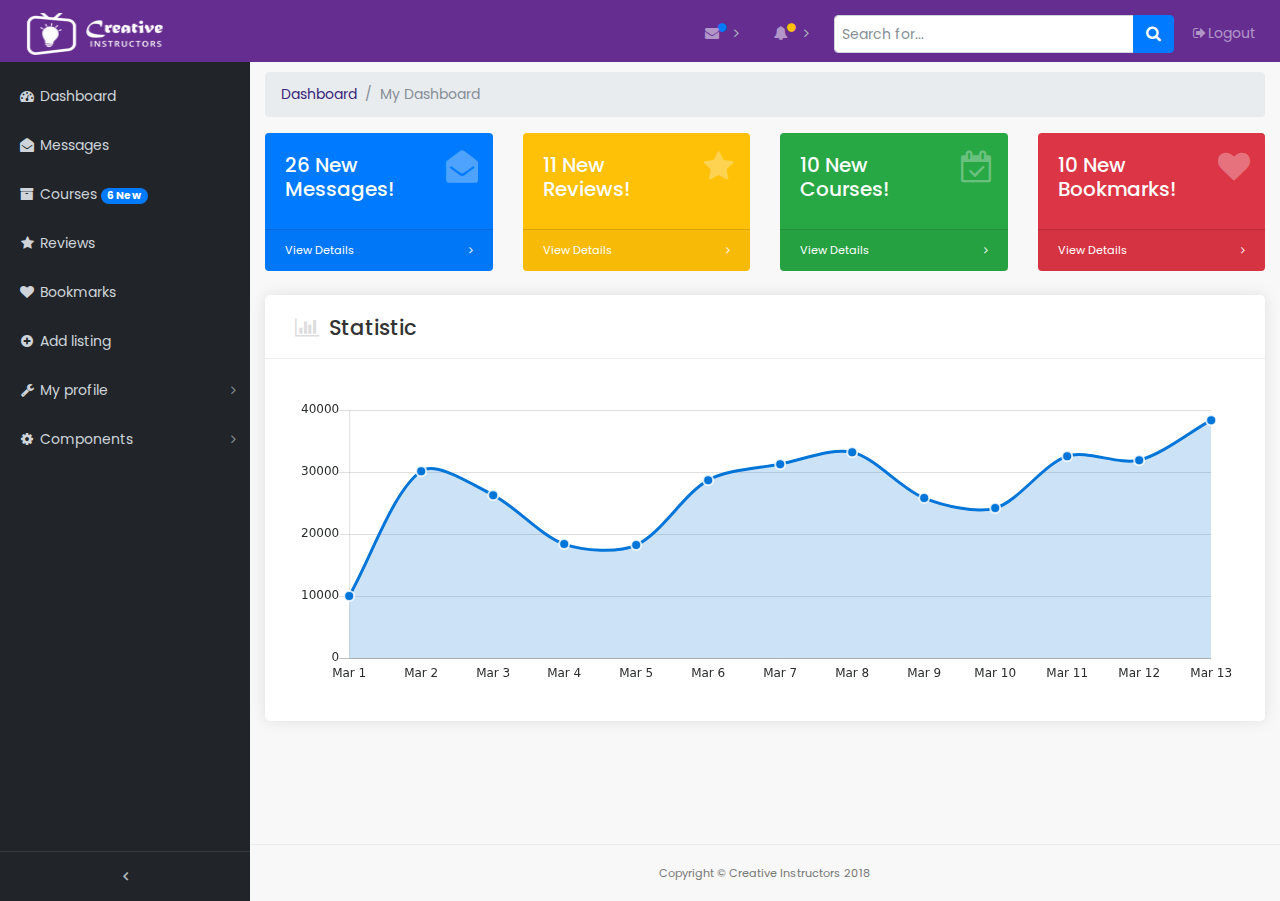
<file: 8spm/admin/index.html>
<!DOCTYPE html>
<html lang="en">

<head>
	<meta charset="utf-8">
	<meta http-equiv="X-UA-Compatible" content="IE=edge">
	<meta name="viewport" content="width=device-width, initial-scale=1, shrink-to-fit=no">
	<meta name="description" content="">
	<meta name="author" content="Ansonika">
	<title>UDEMA - Admin dashboard</title>
	
	<!-- Favicons-->
	<link rel="shortcut icon" href="img/favicon.ico" type="image/x-icon">
	<link rel="apple-touch-icon" type="image/x-icon" href="img/apple-touch-icon-57x57-precomposed.png">
	<link rel="apple-touch-icon" type="image/x-icon" sizes="72x72" href="img/apple-touch-icon-72x72-precomposed.png">
	<link rel="apple-touch-icon" type="image/x-icon" sizes="114x114" href="img/apple-touch-icon-114x114-precomposed.png">
	<link rel="apple-touch-icon" type="image/x-icon" sizes="144x144" href="img/apple-touch-icon-144x144-precomposed.png">
	
	<!-- Bootstrap core CSS-->
	<link href="vendor/bootstrap/css/bootstrap.min.css" rel="stylesheet">
	<!-- Main styles -->
	<link href="css/admin.css" rel="stylesheet">
	<!-- Icon fonts-->
	<link href="vendor/font-awesome/css/font-awesome.min.css" rel="stylesheet" type="text/css">
	<!-- Plugin styles -->
	<link href="vendor/datatables/dataTables.bootstrap4.css" rel="stylesheet">
	<!-- Your custom styles -->
	<link href="css/custom.css" rel="stylesheet">
	
</head>

<body class="fixed-nav sticky-footer" id="page-top">
	<!-- Navigation-->
	<nav class="navbar navbar-expand-lg navbar-dark bg-default fixed-top" id="mainNav"style="padding-bottom: 2px;">
		<a class="navbar-brand" href="index.html"><img src="img\ci_logo_white.png" data-retina="true" alt="" width="163" height="42"></a>
		<button class="navbar-toggler navbar-toggler-right" type="button" data-toggle="collapse" data-target="#navbarResponsive" aria-controls="navbarResponsive" aria-expanded="false" aria-label="Toggle navigation">
			<span class="navbar-toggler-icon"></span>
		</button>
		<div class="collapse navbar-collapse" id="navbarResponsive">
			<ul class="navbar-nav navbar-sidenav" id="exampleAccordion">
				<li class="nav-item" data-toggle="tooltip" data-placement="right" title="Dashboard">
					<a class="nav-link" href="index.html">
						<i class="fa fa-fw fa-dashboard"></i>
						<span class="nav-link-text">Dashboard</span>
					</a>
				</li>
		<li class="nav-item" data-toggle="tooltip" data-placement="right" title="Messages">
					<a class="nav-link" href="messages.html">
						<i class="fa fa-fw fa-envelope-open"></i>
						<span class="nav-link-text">Messages</span>
					</a>
				</li>
		<li class="nav-item" data-toggle="tooltip" data-placement="right" title="Bookings">
					<a class="nav-link" href="courses.html">
						<i class="fa fa-fw fa-archive"></i>
						<span class="nav-link-text">Courses <span class="badge badge-pill badge-primary">6 New</span></span>
					</a>
				</li>
		<li class="nav-item" data-toggle="tooltip" data-placement="right" title="Reviews">
					<a class="nav-link" href="reviews.html">
						<i class="fa fa-fw fa-star"></i>
						<span class="nav-link-text">Reviews</span>
					</a>
				</li>
		<li class="nav-item" data-toggle="tooltip" data-placement="right" title="Bookmarks">
					<a class="nav-link" href="bookmarks.html">
						<i class="fa fa-fw fa-heart"></i>
						<span class="nav-link-text">Bookmarks</span>
					</a>
				</li>
		<li class="nav-item" data-toggle="tooltip" data-placement="right" title="Add listing">
					<a class="nav-link" href="add-listing.html">
						<i class="fa fa-fw fa-plus-circle"></i>
						<span class="nav-link-text">Add listing</span>
					</a>
				</li>
				<li class="nav-item" data-toggle="tooltip" data-placement="right" title="My profile">
					<a class="nav-link nav-link-collapse collapsed" data-toggle="collapse" href="#collapseProfile" data-parent="#exampleAccordion">
						<i class="fa fa-fw fa-wrench"></i>
						<span class="nav-link-text">My profile</span>
					</a>
					<ul class="sidenav-second-level collapse" id="collapseProfile">
						<li>
							<a href="user-profile.html">User profile</a>
						</li>
			<li>
							<a href="teacher-profile.html">Teacher profile</a>
						</li>
					</ul>
				</li>
		<li class="nav-item" data-toggle="tooltip" data-placement="right" title="Components">
					<a class="nav-link nav-link-collapse collapsed" data-toggle="collapse" href="#collapseComponents" data-parent="#exampleAccordion">
						<i class="fa fa-fw fa-gear"></i>
						<span class="nav-link-text">Components</span>
					</a>
					<ul class="sidenav-second-level collapse" id="collapseComponents">
						<li>
							<a href="charts.html">Charts</a>
						</li>
			<li>
							<a href="tables.html">Tables</a>
						</li>
					</ul>
				</li>
			</ul>
			<ul class="navbar-nav sidenav-toggler">
				<li class="nav-item">
					<a class="nav-link text-center" id="sidenavToggler">
						<i class="fa fa-fw fa-angle-left"></i>
					</a>
				</li>
			</ul>
			<ul class="navbar-nav ml-auto">
				<li class="nav-item dropdown">
					<a class="nav-link dropdown-toggle mr-lg-2" id="messagesDropdown" href="#" data-toggle="dropdown" aria-haspopup="true" aria-expanded="false">
						<i class="fa fa-fw fa-envelope"></i>
						<span class="d-lg-none">Messages
							<span class="badge badge-pill badge-primary">12 New</span>
						</span>
						<span class="indicator text-primary d-none d-lg-block">
							<i class="fa fa-fw fa-circle"></i>
						</span>
					</a>
					<div class="dropdown-menu" aria-labelledby="messagesDropdown">
						<h6 class="dropdown-header">New Messages:</h6>
						<div class="dropdown-divider"></div>
						<a class="dropdown-item" href="#">
							<strong>David Miller</strong>
							<span class="small float-right text-muted">11:21 AM</span>
							<div class="dropdown-message small">Hey there! This new version of SB Admin is pretty awesome! These messages clip off when they reach the end of the box so they don't overflow over to the sides!</div>
						</a>
						<div class="dropdown-divider"></div>
						<a class="dropdown-item" href="#">
							<strong>Jane Smith</strong>
							<span class="small float-right text-muted">11:21 AM</span>
							<div class="dropdown-message small">I was wondering if you could meet for an appointment at 3:00 instead of 4:00. Thanks!</div>
						</a>
						<div class="dropdown-divider"></div>
						<a class="dropdown-item" href="#">
							<strong>John Doe</strong>
							<span class="small float-right text-muted">11:21 AM</span>
							<div class="dropdown-message small">I've sent the final files over to you for review. When you're able to sign off of them let me know and we can discuss distribution.</div>
						</a>
						<div class="dropdown-divider"></div>
						<a class="dropdown-item small" href="#">View all messages</a>
					</div>
				</li>
				<li class="nav-item dropdown">
					<a class="nav-link dropdown-toggle mr-lg-2" id="alertsDropdown" href="#" data-toggle="dropdown" aria-haspopup="true" aria-expanded="false">
						<i class="fa fa-fw fa-bell"></i>
						<span class="d-lg-none">Alerts
							<span class="badge badge-pill badge-warning">8 New</span>
						</span>
						<span class="indicator text-warning d-none d-lg-block">
							<i class="fa fa-fw fa-circle"></i>
						</span>
					</a>
					<div class="dropdown-menu" aria-labelledby="alertsDropdown">
						<h6 class="dropdown-header">New Alerts:</h6>
						<div class="dropdown-divider"></div>
						<a class="dropdown-item" href="#">
							<span class="text-success">
								<strong>
									<i class="fa fa-long-arrow-up fa-fw"></i>Status Update</strong>
							</span>
							<span class="small float-right text-muted">11:21 AM</span>
							<div class="dropdown-message small">This is an automated server response message. All systems are online.</div>
						</a>
						<div class="dropdown-divider"></div>
						<a class="dropdown-item" href="#">
							<span class="text-danger">
								<strong>
									<i class="fa fa-long-arrow-down fa-fw"></i>Status Update</strong>
							</span>
							<span class="small float-right text-muted">11:21 AM</span>
							<div class="dropdown-message small">This is an automated server response message. All systems are online.</div>
						</a>
						<div class="dropdown-divider"></div>
						<a class="dropdown-item" href="#">
							<span class="text-success">
								<strong>
									<i class="fa fa-long-arrow-up fa-fw"></i>Status Update</strong>
							</span>
							<span class="small float-right text-muted">11:21 AM</span>
							<div class="dropdown-message small">This is an automated server response message. All systems are online.</div>
						</a>
						<div class="dropdown-divider"></div>
						<a class="dropdown-item small" href="#">View all alerts</a>
					</div>
				</li>
				<li class="nav-item">
					<form class="form-inline my-2 my-lg-0 mr-lg-2">
						<div class="input-group">
							<input class="form-control search-top" type="text" placeholder="Search for...">
							<span class="input-group-btn">
								<button class="btn btn-primary" type="button">
									<i class="fa fa-search"></i>
								</button>
							</span>
						</div>
					</form>
				</li>
				<li class="nav-item">
					<a class="nav-link" data-toggle="modal" data-target="#exampleModal">
						<i class="fa fa-fw fa-sign-out"></i>Logout</a>
				</li>
			</ul>
		</div>
	</nav>
	<!-- /Navigation-->
	<div class="content-wrapper">
		<div class="container-fluid">
			<!-- Breadcrumbs-->
			<ol class="breadcrumb">
				<li class="breadcrumb-item">
					<a href="#">Dashboard</a>
				</li>
				<li class="breadcrumb-item active">My Dashboard</li>
			</ol>
		<!-- Icon Cards-->
			<div class="row">
				<div class="col-xl-3 col-sm-6 mb-3">
					<div class="card dashboard text-white bg-primary o-hidden h-100">
						<div class="card-body">
							<div class="card-body-icon">
								<i class="fa fa-fw fa-envelope-open"></i>
							</div>
							<div class="mr-5"><h5>26 New Messages!</h5></div>
						</div>
						<a class="card-footer text-white clearfix small z-1" href="messages.html">
							<span class="float-left">View Details</span>
							<span class="float-right">
								<i class="fa fa-angle-right"></i>
							</span>
						</a>
					</div>
				</div>
				<div class="col-xl-3 col-sm-6 mb-3">
					<div class="card dashboard text-white bg-warning o-hidden h-100">
						<div class="card-body">
							<div class="card-body-icon">
								<i class="fa fa-fw fa-star"></i>
							</div>
				<div class="mr-5"><h5>11 New Reviews!</h5></div>
						</div>
						<a class="card-footer text-white clearfix small z-1" href="reviews.html">
							<span class="float-left">View Details</span>
							<span class="float-right">
								<i class="fa fa-angle-right"></i>
							</span>
						</a>
					</div>
				</div>
				<div class="col-xl-3 col-sm-6 mb-3">
					<div class="card dashboard text-white bg-success o-hidden h-100">
						<div class="card-body">
							<div class="card-body-icon">
								<i class="fa fa-fw fa-calendar-check-o"></i>
							</div>
							<div class="mr-5"><h5>10 New Courses!</h5></div>
						</div>
						<a class="card-footer text-white clearfix small z-1" href="bookings.html">
							<span class="float-left">View Details</span>
							<span class="float-right">
								<i class="fa fa-angle-right"></i>
							</span>
						</a>
					</div>
				</div>
				<div class="col-xl-3 col-sm-6 mb-3">
					<div class="card dashboard text-white bg-danger o-hidden h-100">
						<div class="card-body">
							<div class="card-body-icon">
								<i class="fa fa-fw fa-heart"></i>
							</div>
							<div class="mr-5"><h5>10 New Bookmarks!</h5></div>
						</div>
						<a class="card-footer text-white clearfix small z-1" href="bookmarks.html">
							<span class="float-left">View Details</span>
							<span class="float-right">
								<i class="fa fa-angle-right"></i>
							</span>
						</a>
					</div>
				</div>
		</div>
		<!-- /cards -->
		<h2></h2>
		<div class="box_general padding_bottom">
			<div class="header_box version_2">
				<h2><i class="fa fa-bar-chart"></i>Statistic</h2>
			</div>
		 <canvas id="myAreaChart" width="100%" height="30" style="margin:45px 0 15px 0;"></canvas>
		</div>
		</div>
		<!-- /.container-fluid-->
		</div>
		<!-- /.container-wrapper-->
		<footer class="sticky-footer">
			<div class="container">
				<div class="text-center">
					<small>Copyright © Creative Instructors 2018</small>
				</div>
			</div>
		</footer>
		<!-- Scroll to Top Button-->
		<a class="scroll-to-top rounded" href="#page-top">
			<i class="fa fa-angle-up"></i>
		</a>
		<!-- Logout Modal-->
		<div class="modal fade" id="exampleModal" tabindex="-1" role="dialog" aria-labelledby="exampleModalLabel" aria-hidden="true">
			<div class="modal-dialog" role="document">
				<div class="modal-content">
					<div class="modal-header">
						<h5 class="modal-title" id="exampleModalLabel">Ready to Leave?</h5>
						<button class="close" type="button" data-dismiss="modal" aria-label="Close">
							<span aria-hidden="true">×</span>
						</button>
					</div>
					<div class="modal-body">Select "Logout" below if you are ready to end your current session.</div>
					<div class="modal-footer">
						<button class="btn btn-secondary" type="button" data-dismiss="modal">Cancel</button>
						<a class="btn btn-primary" href="login.html">Logout</a>
					</div>
				</div>
			</div>
		</div>
		<!-- Bootstrap core JavaScript-->
		<script src="vendor/jquery/jquery.min.js"></script>
		<script src="vendor/bootstrap/js/bootstrap.bundle.min.js"></script>
		<!-- Core plugin JavaScript-->
		<script src="vendor/jquery-easing/jquery.easing.min.js"></script>
		<!-- Page level plugin JavaScript-->
		<script src="vendor/chart.js/Chart.js"></script>
		<script src="vendor/datatables/jquery.dataTables.js"></script>
		<script src="vendor/datatables/dataTables.bootstrap4.js"></script>
	<script src="vendor/jquery.selectbox-0.2.js"></script>
	<script src="vendor/retina-replace.min.js"></script>
	<script src="vendor/jquery.magnific-popup.min.js"></script>
		<!-- Custom scripts for all pages-->
		<script src="js/admin.js"></script>
	<!-- Custom scripts for this page-->
		<script src="js/admin-charts.js"></script>
	
</body>
</html>
</file>
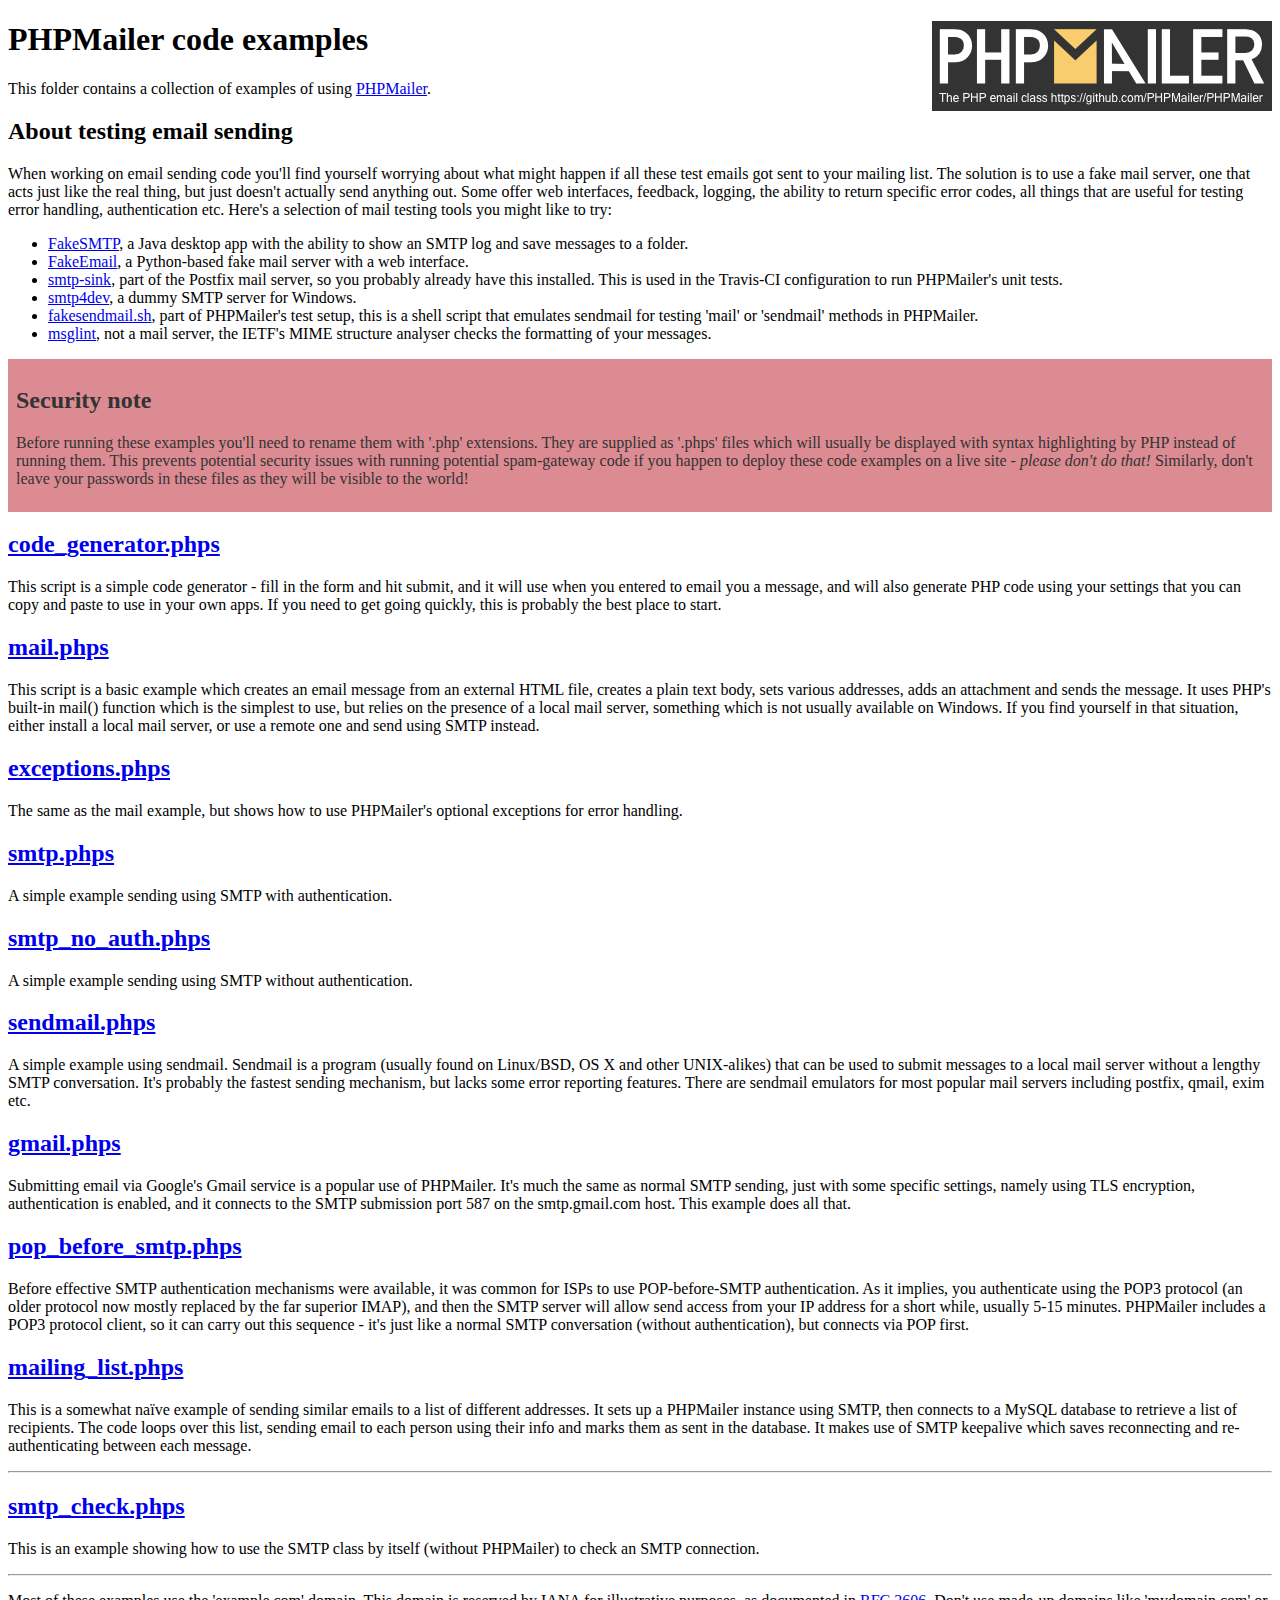
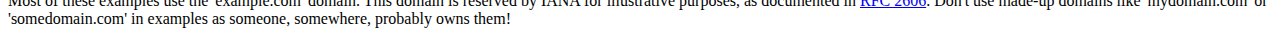
<file: 8spm/PHPMailer-master/examples/index.html>
<!DOCTYPE html>
<html>
<head>
	<meta charset="UTF-8">
	<title>PHPMailer Examples</title>
</head>
<body>
<h1>PHPMailer code examples<a href="https://github.com/PHPMailer/PHPMailer"><img src="images/phpmailer.png" style="float:right; border:0;" alt="PHPMailer logo"></a></h1>
<p>This folder contains a collection of examples of using <a href="https://github.com/PHPMailer/PHPMailer">PHPMailer</a>.</p>
<h2>About testing email sending</h2>
<p>When working on email sending code you'll find yourself worrying about what might happen if all these test emails got sent to your mailing list. The solution is to use a fake mail server, one that acts just like the real thing, but just doesn't actually send anything out. Some offer web interfaces, feedback, logging, the ability to return specific error codes, all things that are useful for testing error handling, authentication etc. Here's a selection of mail testing tools you might like to try:</p>
<ul>
  <li><a href="https://github.com/Nilhcem/FakeSMTP">FakeSMTP</a>, a Java desktop app with the ability to show an SMTP log and save messages to a folder. </li>
  <li><a href="https://github.com/isotoma/FakeEmail">FakeEmail</a>, a Python-based fake mail server with a web interface.</li>
  <li><a href="http://www.postfix.org/smtp-sink.1.html">smtp-sink</a>, part of the Postfix mail server, so you probably already have this installed. This is used in the Travis-CI configuration to run PHPMailer's unit tests.</li>
  <li><a href="http://smtp4dev.codeplex.com">smtp4dev</a>, a dummy SMTP server for Windows.</li>
  <li><a href="https://github.com/PHPMailer/PHPMailer/blob/master/test/fakesendmail.sh">fakesendmail.sh</a>, part of PHPMailer's test setup, this is a shell script that emulates sendmail for testing 'mail' or 'sendmail' methods in PHPMailer.</li>
  <li><a href="http://tools.ietf.org/tools/msglint/">msglint</a>, not a mail server, the IETF's MIME structure analyser checks the formatting of your messages.</li>
</ul>
<div style="padding: 8px; color: #333333; background-color: #dc8b92">
<h2>Security note</h2>
<p>Before running these examples you'll need to rename them with '.php' extensions. They are supplied as '.phps' files which will usually be displayed with syntax highlighting by PHP instead of running them. This prevents potential security issues with running potential spam-gateway code if you happen to deploy these code examples on a live site - <em>please don't do that!</em> Similarly, don't leave your passwords in these files as they will be visible to the world!</p>
</div>
<h2><a href="code_generator.phps">code_generator.phps</a></h2>
<p>This script is a simple code generator - fill in the form and hit submit, and it will use when you entered to email you a message, and will also generate PHP code using your settings that you can copy and paste to use in your own apps. If you need to get going quickly, this is probably the best place to start.</p>
<h2><a href="mail.phps">mail.phps</a></h2>
<p>This script is a basic example which creates an email message from an external HTML file, creates a plain text body, sets various addresses, adds an attachment and sends the message. It uses PHP's built-in mail() function which is the simplest to use, but relies on the presence of a local mail server, something which is not usually available on Windows. If you find yourself in that situation, either install a local mail server, or use a remote one and send using SMTP instead.</p>
<h2><a href="exceptions.phps">exceptions.phps</a></h2>
<p>The same as the mail example, but shows how to use PHPMailer's optional exceptions for error handling.</p>
<h2><a href="smtp.phps">smtp.phps</a></h2>
<p>A simple example sending using SMTP with authentication.</p>
<h2><a href="smtp_no_auth.phps">smtp_no_auth.phps</a></h2>
<p>A simple example sending using SMTP without authentication.</p>
<h2><a href="sendmail.phps">sendmail.phps</a></h2>
<p>A simple example using sendmail. Sendmail is a program (usually found on Linux/BSD, OS X and other UNIX-alikes) that can be used to submit messages to a local mail server without a lengthy SMTP conversation. It's probably the fastest sending mechanism, but lacks some error reporting features. There are sendmail emulators for most popular mail servers including postfix, qmail, exim etc.</p>
<h2><a href="gmail.phps">gmail.phps</a></h2>
<p>Submitting email via Google's Gmail service is a popular use of PHPMailer. It's much the same as normal SMTP sending, just with some specific settings, namely using TLS encryption, authentication is enabled, and it connects to the SMTP submission port 587 on the smtp.gmail.com host. This example does all that.</p>
<h2><a href="pop_before_smtp.phps">pop_before_smtp.phps</a></h2>
<p>Before effective SMTP authentication mechanisms were available, it was common for ISPs to use POP-before-SMTP authentication. As it implies, you authenticate using the POP3 protocol (an older protocol now mostly replaced by the far superior IMAP), and then the SMTP server will allow send access from your IP address for a short while, usually 5-15 minutes. PHPMailer includes a POP3 protocol client, so it can carry out this sequence - it's just like a normal SMTP conversation (without authentication), but connects via POP first.</p>
<h2><a href="mailing_list.phps">mailing_list.phps</a></h2>
<p>This is a somewhat naïve example of sending similar emails to a list of different addresses. It sets up a PHPMailer instance using SMTP, then connects to a MySQL database to retrieve a list of recipients. The code loops over this list, sending email to each person using their info and marks them as sent in the database. It makes use of SMTP keepalive which saves reconnecting and re-authenticating between each message.</p>
<hr>
<h2><a href="smtp_check.phps">smtp_check.phps</a></h2>
<p>This is an example showing how to use the SMTP class by itself (without PHPMailer) to check an SMTP connection.</p>
<hr>
<p>Most of these examples use the 'example.com' domain. This domain is reserved by IANA for illustrative purposes, as documented in <a href="http://tools.ietf.org/html/rfc2606">RFC 2606</a>. Don't use made-up domains like 'mydomain.com' or 'somedomain.com' in examples as someone, somewhere, probably owns them!</p>
</body>
</html>
</file>
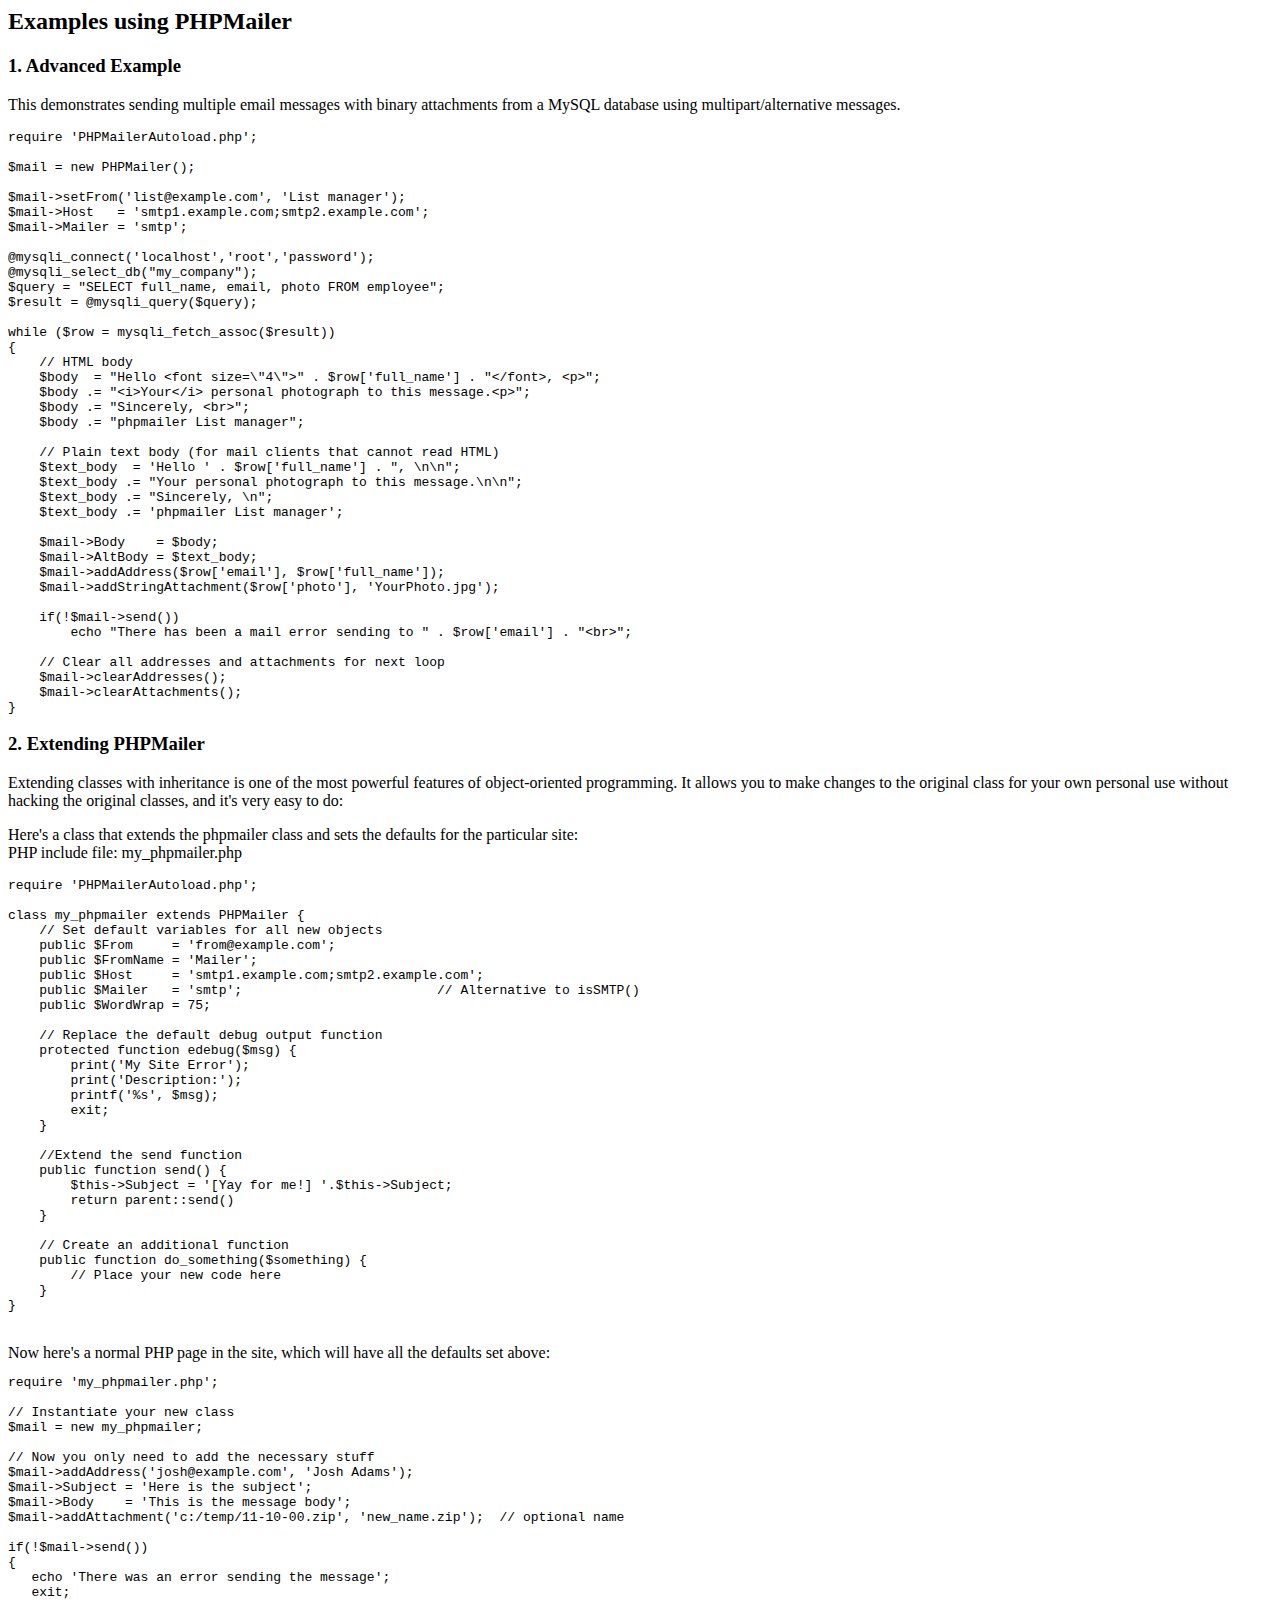
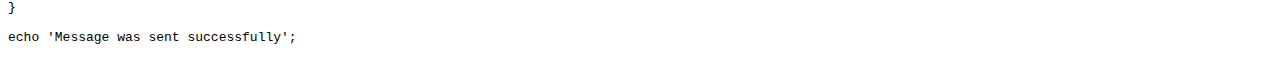
<file: 8spm/PHPMailer-master/docs/extending.html>
<html>
<head>
<title>Examples using phpmailer</title>
</head>

<body>

<h2>Examples using PHPMailer</h2>

<h3>1. Advanced Example</h3>
<p>

This demonstrates sending multiple email messages with binary attachments
from a MySQL database using multipart/alternative messages.<p>

<pre>
require 'PHPMailerAutoload.php';

$mail = new PHPMailer();

$mail->setFrom('list@example.com', 'List manager');
$mail->Host   = 'smtp1.example.com;smtp2.example.com';
$mail->Mailer = 'smtp';

@mysqli_connect('localhost','root','password');
@mysqli_select_db("my_company");
$query = "SELECT full_name, email, photo FROM employee";
$result = @mysqli_query($query);

while ($row = mysqli_fetch_assoc($result))
{
    // HTML body
    $body  = "Hello &lt;font size=\"4\"&gt;" . $row['full_name'] . "&lt;/font&gt;, &lt;p&gt;";
    $body .= "&lt;i&gt;Your&lt;/i&gt; personal photograph to this message.&lt;p&gt;";
    $body .= "Sincerely, &lt;br&gt;";
    $body .= "phpmailer List manager";

    // Plain text body (for mail clients that cannot read HTML)
    $text_body  = 'Hello ' . $row['full_name'] . ", \n\n";
    $text_body .= "Your personal photograph to this message.\n\n";
    $text_body .= "Sincerely, \n";
    $text_body .= 'phpmailer List manager';

    $mail->Body    = $body;
    $mail->AltBody = $text_body;
    $mail->addAddress($row['email'], $row['full_name']);
    $mail->addStringAttachment($row['photo'], 'YourPhoto.jpg');

    if(!$mail->send())
        echo "There has been a mail error sending to " . $row['email'] . "&lt;br&gt;";

    // Clear all addresses and attachments for next loop
    $mail->clearAddresses();
    $mail->clearAttachments();
}
</pre>
<p>

<h3>2. Extending PHPMailer</h3>
<p>

Extending classes with inheritance is one of the most
powerful features of object-oriented programming. It allows you to make changes to the
original class for your own personal use without hacking the original
classes, and it's very easy to do:

<p>
Here's a class that extends the phpmailer class and sets the defaults
for the particular site:<br>
PHP include file: my_phpmailer.php
<p>

<pre>
require 'PHPMailerAutoload.php';

class my_phpmailer extends PHPMailer {
    // Set default variables for all new objects
    public $From     = 'from@example.com';
    public $FromName = 'Mailer';
    public $Host     = 'smtp1.example.com;smtp2.example.com';
    public $Mailer   = 'smtp';                         // Alternative to isSMTP()
    public $WordWrap = 75;

    // Replace the default debug output function
    protected function edebug($msg) {
        print('My Site Error');
        print('Description:');
        printf('%s', $msg);
        exit;
    }

    //Extend the send function
    public function send() {
        $this->Subject = '[Yay for me!] '.$this->Subject;
        return parent::send()
    }

    // Create an additional function
    public function do_something($something) {
        // Place your new code here
    }
}
</pre>
<br>
Now here's a normal PHP page in the site, which will have all the defaults set above:<br>

<pre>
require 'my_phpmailer.php';

// Instantiate your new class
$mail = new my_phpmailer;

// Now you only need to add the necessary stuff
$mail->addAddress('josh@example.com', 'Josh Adams');
$mail->Subject = 'Here is the subject';
$mail->Body    = 'This is the message body';
$mail->addAttachment('c:/temp/11-10-00.zip', 'new_name.zip');  // optional name

if(!$mail->send())
{
   echo 'There was an error sending the message';
   exit;
}

echo 'Message was sent successfully';
</pre>
</body>
</html>
</file>
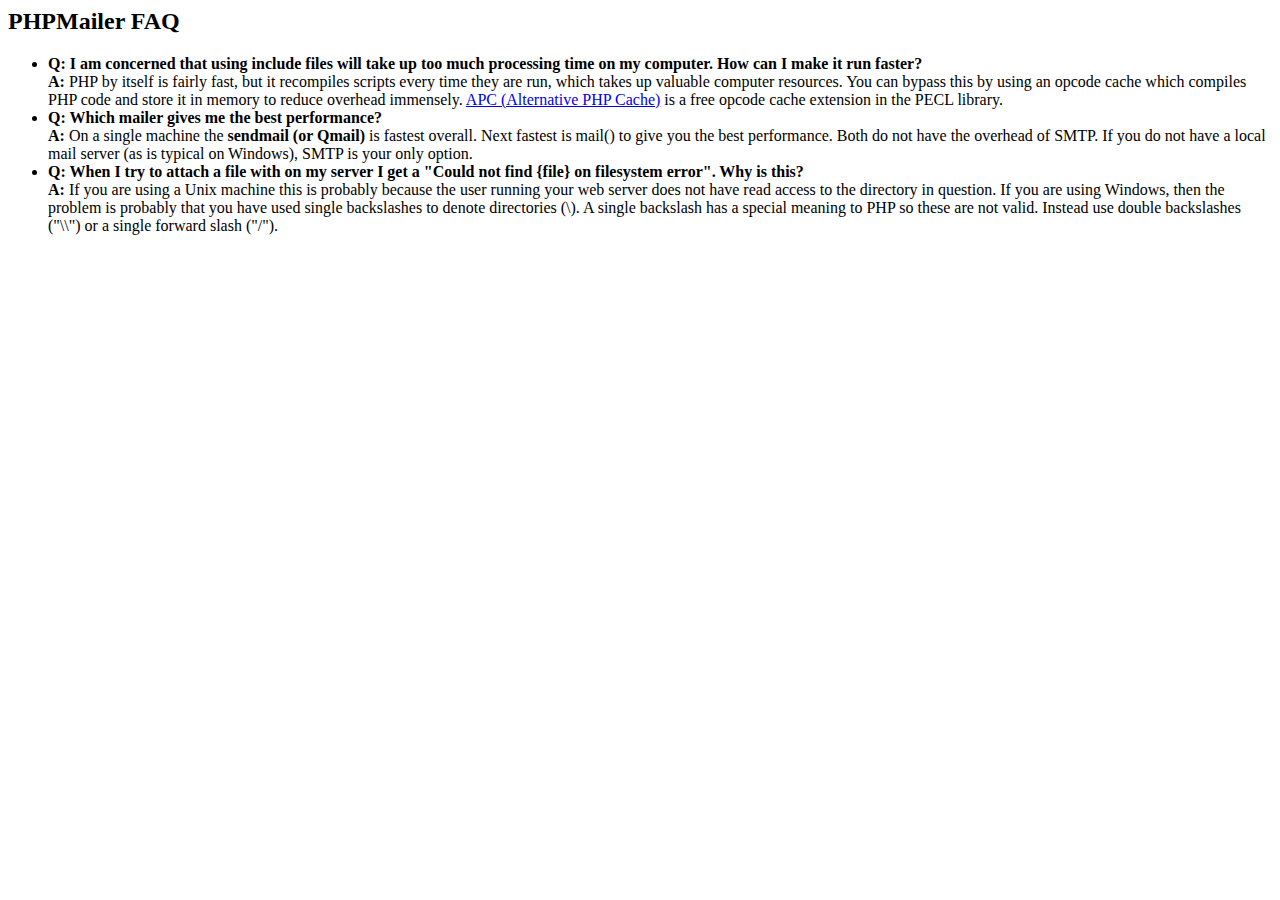
<file: 8spm/PHPMailer-master/docs/faq.html>
﻿<html>
<head>
<title>PHPMailer FAQ</title>
</head>
<body>
<h2>PHPMailer FAQ</h2>
<ul>
    <li><strong>Q: I am concerned that using include files will take up too much
    processing time on my computer. How can I make it run faster?</strong><br>
    <strong>A:</strong> PHP by itself is fairly fast, but it recompiles scripts every time they are run, which takes up valuable
    computer resources. You can bypass this by using an opcode cache which compiles
    PHP code and store it in memory to reduce overhead immensely. <a href="http://www.php.net/apc/">APC
    (Alternative PHP Cache)</a> is a free opcode cache extension in the PECL library.</li>
    <li><strong>Q: Which mailer gives me the best performance?</strong><br>
    <strong>A:</strong> On a single machine the <strong>sendmail (or Qmail)</strong> is fastest overall.
    Next fastest is mail() to give you the best performance. Both do not have the overhead of SMTP.
    If you do not have a local mail server (as is typical on Windows), SMTP is your only option.</li>
    <li><strong>Q: When I try to attach a file with on my server I get a
    "Could not find {file} on filesystem error". Why is this?</strong><br>
    <strong>A:</strong> If you are using a Unix machine this is probably because the user
    running your web server does not have read access to the directory in question. If you are using Windows,
    then the problem is probably that you have used single backslashes to denote directories (\).
    A single backslash has a special meaning to PHP so these are not
    valid. Instead use double backslashes ("\\") or a single forward
    slash ("/").</li>
</ul>
</body>
</html>
</file>
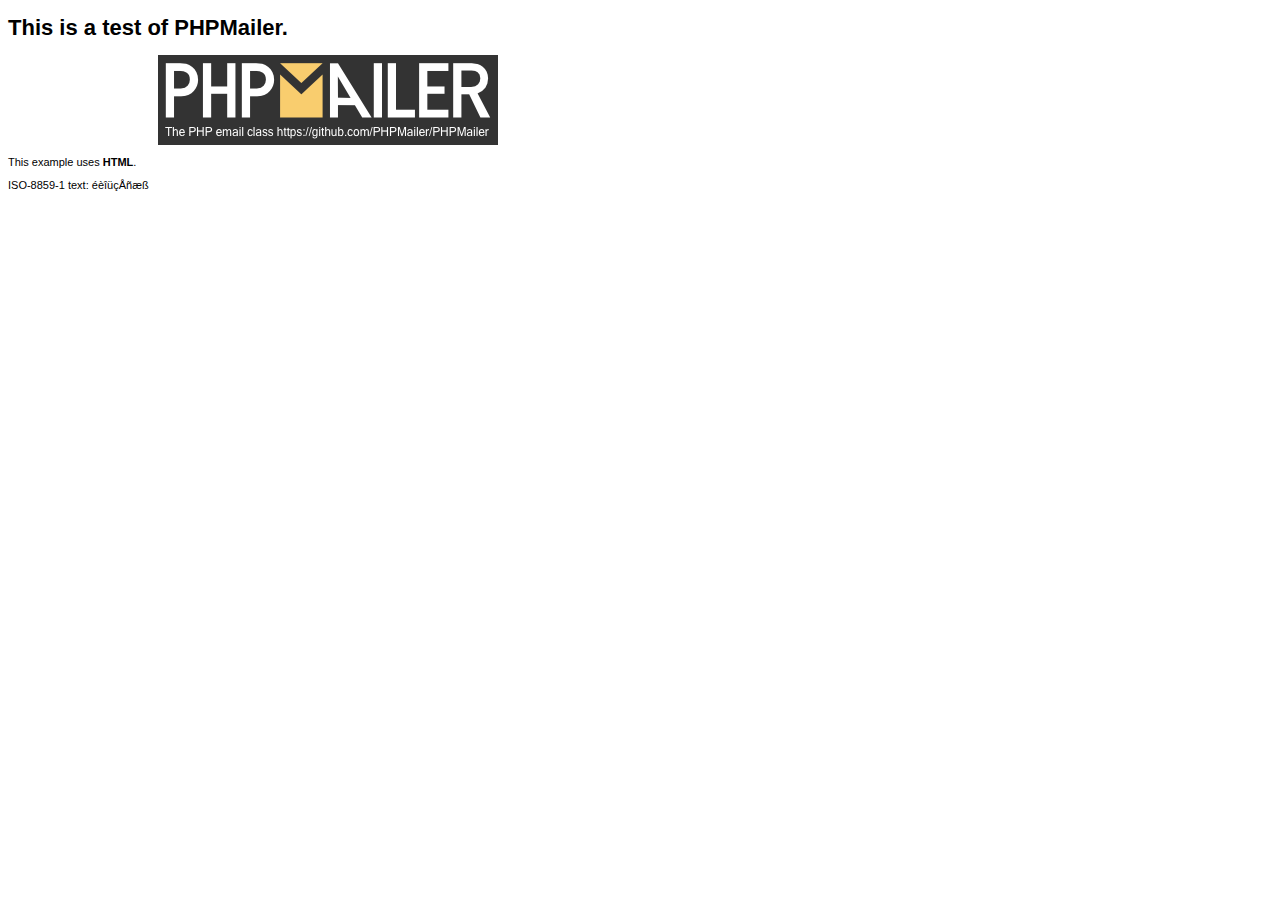
<file: 8spm/PHPMailer-master/examples/contents.html>
<!DOCTYPE HTML PUBLIC "-//W3C//DTD HTML 4.01 Transitional//EN" "http://www.w3.org/TR/html4/loose.dtd">
<html>
<head>
  <meta http-equiv="Content-Type" content="text/html; charset=iso-8859-1">
  <title>PHPMailer Test</title>
</head>
<body>
<div style="width: 640px; font-family: Arial, Helvetica, sans-serif; font-size: 11px;">
  <h1>This is a test of PHPMailer.</h1>
  <div align="center">
    <a href="https://github.com/PHPMailer/PHPMailer/"><img src="images/phpmailer.png" height="90" width="340" alt="PHPMailer rocks"></a>
  </div>
  <p>This example uses <strong>HTML</strong>.</p>
  <p>ISO-8859-1 text: ���������</p>
</div>
</body>
</html>
</file>
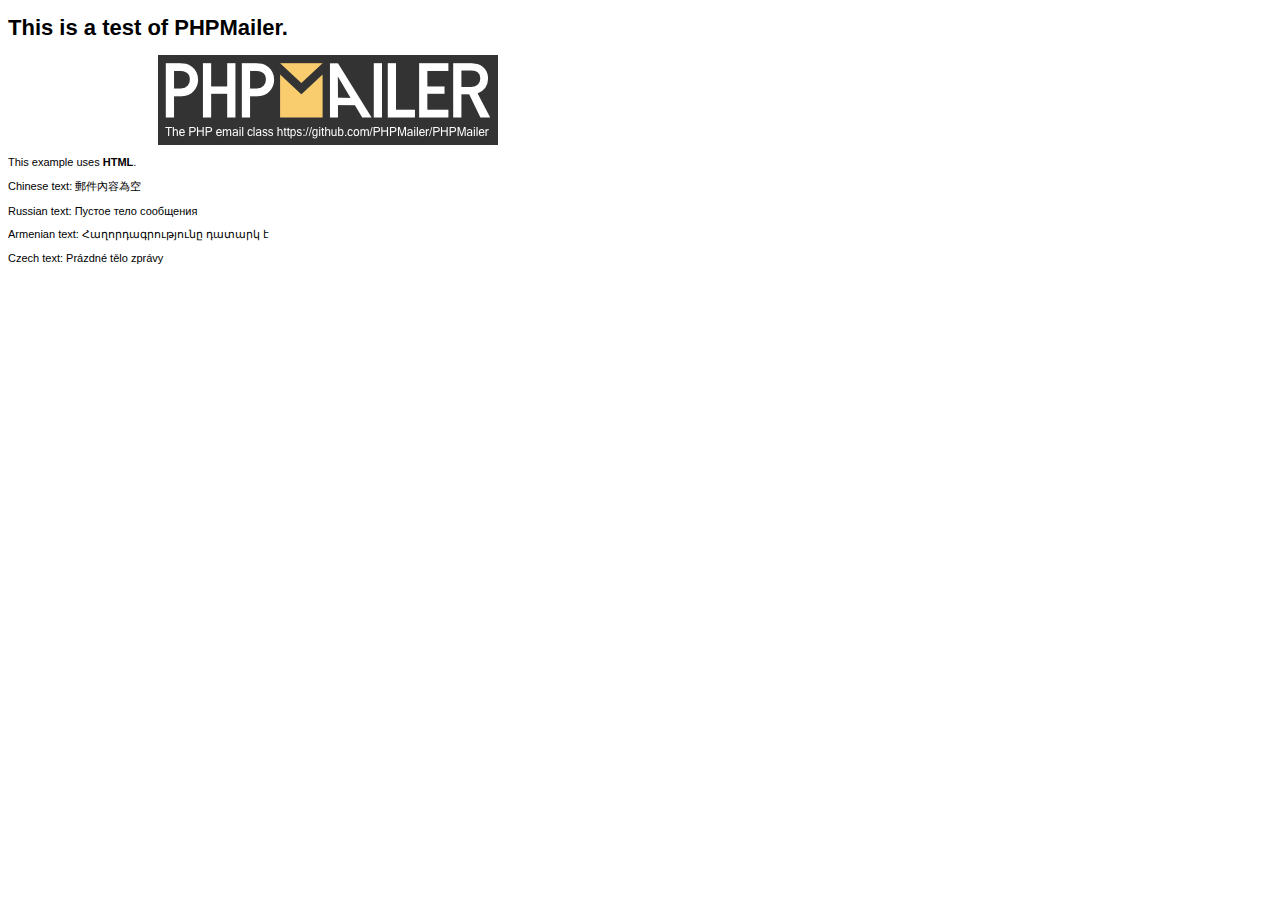
<file: 8spm/PHPMailer-master/examples/contentsutf8.html>
<!DOCTYPE HTML PUBLIC "-//W3C//DTD HTML 4.01 Transitional//EN" "http://www.w3.org/TR/html4/loose.dtd">
<html>
<head>
  <meta http-equiv="Content-Type" content="text/html; charset=utf-8">
  <title>PHPMailer Test</title>
</head>
<body>
<div style="width: 640px; font-family: Arial, Helvetica, sans-serif; font-size: 11px;">
  <h1>This is a test of PHPMailer.</h1>
  <div align="center">
    <a href="https://github.com/PHPMailer/PHPMailer/"><img src="images/phpmailer.png" height="90" width="340" alt="PHPMailer rocks"></a>
  </div>
  <p>This example uses <strong>HTML</strong>.</p>
  <p>Chinese text: 郵件內容為空</p>
  <p>Russian text: Пустое тело сообщения</p>
  <p>Armenian text: Հաղորդագրությունը դատարկ է</p>
  <p>Czech text: Prázdné tělo zprávy</p>
</div>
</body>
</html>
</file>
<file: 8spm/admin/css/admin.css>
/*
Theme Name: UDEMA
Theme URI: http://www.ansonika.com/udema/
Author: Ansonika
Author URI: http://themeforest.net/user/Ansonika/

[Table of contents] 

1. SITE STRUCTURE
- 1.1 Typography
- 1.2 Buttons
- 1.3 Structure

2. CONTENT
- 2.1 Courses

3. COMMON
- 3.1 Forms
- 3.2 Pagination
- 3.3 Misc
- 3.4 Spacing
- 3.5 Select

/*============================================================================================*/
/* 1.  SITE STRUCTURE */
/*============================================================================================*/
/*Import*/
@import url("https://fonts.googleapis.com/css?family=Poppins:300,400,400i,500,500i,600,600i,700,700i,800");
html {
  position: relative;
  min-height: 100%;
}

body {
  overflow-x: hidden;
}

body.sticky-footer {
  margin-bottom: 62px;
}
body.sticky-footer .content-wrapper {
  min-height: calc(100vh - 62px - 62px);
}

body.fixed-nav {
  padding-top: 56px;
}

.content-wrapper {
  min-height: calc(100vh - 62px);
  padding-top: 1rem;
}

.scroll-to-top {
  position: fixed;
  right: 15px;
  bottom: 3px;
  display: none;
  width: 50px;
  height: 50px;
  text-align: center;
  color: white;
  background: rgba(52, 58, 64, 0.5);
  line-height: 45px;
}
.scroll-to-top:focus, .scroll-to-top:hover {
  color: white;
}
.scroll-to-top:hover {
  background: #343a40;
}
.scroll-to-top i {
  font-weight: 800;
}

.smaller {
  font-size: 0.7rem;
}

.o-hidden {
  overflow: hidden !important;
}

.z-0 {
  z-index: 0;
}

.z-1 {
  z-index: 1;
}

/*-------- Navigation --------*/
#mainNav .navbar-collapse {
  overflow: auto;
  max-height: 75vh;
}
#mainNav .navbar-collapse .navbar-nav .nav-item .nav-link {
  cursor: pointer;
}
#mainNav .navbar-collapse .navbar-sidenav .nav-link-collapse:after {
  float: right;
  content: '\f107';
  font-family: 'FontAwesome';
}
#mainNav .navbar-collapse .navbar-sidenav .nav-link-collapse.collapsed:after {
  content: '\f105';
}
#mainNav .navbar-collapse .navbar-sidenav .sidenav-second-level,
#mainNav .navbar-collapse .navbar-sidenav .sidenav-third-level {
  padding-left: 0;
}
#mainNav .navbar-collapse .navbar-sidenav .sidenav-second-level > li > a,
#mainNav .navbar-collapse .navbar-sidenav .sidenav-third-level > li > a {
  display: block;
  padding: 0.5em 0;
}
#mainNav .navbar-collapse .navbar-sidenav .sidenav-second-level > li > a:focus, #mainNav .navbar-collapse .navbar-sidenav .sidenav-second-level > li > a:hover,
#mainNav .navbar-collapse .navbar-sidenav .sidenav-third-level > li > a:focus,
#mainNav .navbar-collapse .navbar-sidenav .sidenav-third-level > li > a:hover {
  text-decoration: none;
}
#mainNav .navbar-collapse .navbar-sidenav .sidenav-second-level > li > a {
  padding-left: 1em;
}
#mainNav .navbar-collapse .navbar-sidenav .sidenav-third-level > li > a {
  padding-left: 2em;
}
#mainNav .navbar-collapse .sidenav-toggler {
  display: none;
}
#mainNav .navbar-collapse .navbar-nav > .nav-item.dropdown > .nav-link {
  position: relative;
  min-width: 45px;
}
#mainNav .navbar-collapse .navbar-nav > .nav-item.dropdown > .nav-link:after {
  float: right;
  width: auto;
  content: '\f105';
  border: none;
  font-family: 'FontAwesome';
}
#mainNav .navbar-collapse .navbar-nav > .nav-item.dropdown > .nav-link .indicator {
  position: absolute;
  top: 5px;
  left: 21px;
  font-size: 10px;
}
#mainNav .navbar-collapse .navbar-nav > .nav-item.dropdown.show > .nav-link:after {
  content: '\f107';
}
#mainNav .navbar-collapse .navbar-nav > .nav-item.dropdown .dropdown-menu > .dropdown-item > .dropdown-message {
  overflow: hidden;
  max-width: none;
  text-overflow: ellipsis;
}
@media (min-width: 992px) {
  #mainNav .navbar-brand {
    width: 250px;
  }
  #mainNav .navbar-collapse {
    overflow: visible;
    max-height: none;
  }
  #mainNav .navbar-collapse .navbar-sidenav {
    position: absolute;
    top: 0;
    left: 0;
    overflow-x: hidden;
    overflow-y: auto;
    -webkit-flex-direction: column;
    -ms-flex-direction: column;
    flex-direction: column;
    margin-top: 62px;
  }
  #mainNav .navbar-collapse .navbar-sidenav > .nav-item {
    width: 250px;
    padding: 0;
  }
  #mainNav .navbar-collapse .navbar-sidenav > .nav-item > .nav-link {
    padding: 1em;
    padding-left: 18px;
  }
  #mainNav .navbar-collapse .navbar-sidenav > .nav-item .sidenav-second-level,
  #mainNav .navbar-collapse .navbar-sidenav > .nav-item .sidenav-third-level {
    padding-left: 0;
    list-style: none;
  }
  #mainNav .navbar-collapse .navbar-sidenav > .nav-item .sidenav-second-level > li,
  #mainNav .navbar-collapse .navbar-sidenav > .nav-item .sidenav-third-level > li {
    width: 250px;
  }
  #mainNav .navbar-collapse .navbar-sidenav > .nav-item .sidenav-second-level > li > a,
  #mainNav .navbar-collapse .navbar-sidenav > .nav-item .sidenav-third-level > li > a {
    padding: 1em;
  }
  #mainNav .navbar-collapse .navbar-sidenav > .nav-item .sidenav-second-level > li > a {
    padding-left: 2.75em;
  }
  #mainNav .navbar-collapse .navbar-sidenav > .nav-item .sidenav-third-level > li > a {
    padding-left: 3.75em;
  }
  #mainNav .navbar-collapse .navbar-nav > .nav-item.dropdown > .nav-link {
    min-width: 0;
  }
  #mainNav .navbar-collapse .navbar-nav > .nav-item.dropdown > .nav-link:after {
    width: 24px;
    text-align: center;
  }
  #mainNav .navbar-collapse .navbar-nav > .nav-item.dropdown .dropdown-menu > .dropdown-item > .dropdown-message {
    max-width: 300px;
  }
}

#mainNav.fixed-top .sidenav-toggler {
  display: none;
}
@media (min-width: 992px) {
  #mainNav.fixed-top .navbar-sidenav {
    height: calc(100vh - 111px);
  }
  #mainNav.fixed-top .sidenav-toggler {
    position: absolute;
    top: 0;
    left: 0;
    display: flex;
    overflow-x: hidden;
    overflow-y: auto;
    -webkit-flex-direction: column;
    -ms-flex-direction: column;
    flex-direction: column;
    margin-top: calc(100vh - 49px);
  }
  #mainNav.fixed-top .sidenav-toggler > .nav-item {
    width: 250px;
    padding: 0;
  }
  #mainNav.fixed-top .sidenav-toggler > .nav-item > .nav-link {
    padding: 1em;
  }
}
#mainNav.fixed-top.navbar-dark .sidenav-toggler {
  background-color: #212529;
  border-top: 1px solid #343a40;
}
#mainNav.fixed-top.navbar-dark .sidenav-toggler a i {
  color: #adb5bd;
}
#mainNav.fixed-top.navbar-light .sidenav-toggler {
  background-color: #dee2e6;
}
#mainNav.fixed-top.navbar-light .sidenav-toggler a i {
  color: rgba(0, 0, 0, 0.5);
}

body.sidenav-toggled #mainNav.fixed-top .sidenav-toggler {
  overflow-x: hidden;
  width: 55px;
}
body.sidenav-toggled #mainNav.fixed-top .sidenav-toggler .nav-item,
body.sidenav-toggled #mainNav.fixed-top .sidenav-toggler .nav-link {
  width: 55px !important;
}
body.sidenav-toggled #mainNav.fixed-top #sidenavToggler i {
  -webkit-transform: scaleX(-1);
  -moz-transform: scaleX(-1);
  -o-transform: scaleX(-1);
  transform: scaleX(-1);
  filter: FlipH;
  -ms-filter: 'FlipH';
}

#mainNav.static-top .sidenav-toggler {
  display: none;
}
@media (min-width: 992px) {
  #mainNav.static-top .sidenav-toggler {
    display: flex;
  }
}

body.sidenav-toggled #mainNav.static-top #sidenavToggler i {
  -webkit-transform: scaleX(-1);
  -moz-transform: scaleX(-1);
  -o-transform: scaleX(-1);
  transform: scaleX(-1);
  filter: FlipH;
  -ms-filter: 'FlipH';
}

.content-wrapper {
  overflow-x: hidden;
  background: white;
}
@media (min-width: 992px) {
  .content-wrapper {
    margin-left: 250px;
  }
}

#sidenavToggler i {
  font-weight: 800;
}

.navbar-sidenav-tooltip.show {
  display: none;
}

@media (min-width: 992px) {
  body.sidenav-toggled .content-wrapper {
    margin-left: 55px;
  }
}
body.sidenav-toggled .navbar-sidenav {
  overflow-x: hidden;
  width: 55px;
}
body.sidenav-toggled .navbar-sidenav .nav-link-text {
  display: none;
}
body.sidenav-toggled .navbar-sidenav .nav-item,
body.sidenav-toggled .navbar-sidenav .nav-link {
  width: 55px !important;
}
body.sidenav-toggled .navbar-sidenav .nav-item:after,
body.sidenav-toggled .navbar-sidenav .nav-link:after {
  display: none;
}
body.sidenav-toggled .navbar-sidenav-tooltip.show {
  display: flex;
}

#mainNav.navbar-dark .navbar-collapse .navbar-sidenav .nav-link-collapse:after {
  color: #868e96;
}
#mainNav.navbar-dark .navbar-collapse .navbar-sidenav > .nav-item > .nav-link {
  color: #ced4da;
}
#mainNav.navbar-dark .navbar-collapse .navbar-sidenav > .nav-item > .nav-link:hover {
  color: #f8f9fa;
}
#mainNav.navbar-dark .navbar-collapse .navbar-sidenav > .nav-item .sidenav-second-level > li > a,
#mainNav.navbar-dark .navbar-collapse .navbar-sidenav > .nav-item .sidenav-third-level > li > a {
  color: #ced4da;
}
#mainNav.navbar-dark .navbar-collapse .navbar-sidenav > .nav-item .sidenav-second-level > li > a:focus, #mainNav.navbar-dark .navbar-collapse .navbar-sidenav > .nav-item .sidenav-second-level > li > a:hover,
#mainNav.navbar-dark .navbar-collapse .navbar-sidenav > .nav-item .sidenav-third-level > li > a:focus,
#mainNav.navbar-dark .navbar-collapse .navbar-sidenav > .nav-item .sidenav-third-level > li > a:hover {
  color: #f8f9fa;
}
#mainNav.navbar-dark .navbar-collapse .navbar-nav > .nav-item.dropdown > .nav-link:after {
  color: #adb5bd;
}
@media (min-width: 992px) {
  #mainNav.navbar-dark .navbar-collapse .navbar-sidenav {
    background: #212529;
    padding-top: 10px;
  }
  #mainNav.navbar-dark .navbar-collapse .navbar-sidenav li.active a {
    color: white !important;
    background-color: #343a40;
  }
  #mainNav.navbar-dark .navbar-collapse .navbar-sidenav li.active a:focus, #mainNav.navbar-dark .navbar-collapse .navbar-sidenav li.active a:hover {
    color: white;
  }
  #mainNav.navbar-dark .navbar-collapse .navbar-sidenav > .nav-item .sidenav-second-level,
  #mainNav.navbar-dark .navbar-collapse .navbar-sidenav > .nav-item .sidenav-third-level {
    background: #343a40;
  }
}

#mainNav.navbar-light .navbar-collapse .navbar-sidenav .nav-link-collapse:after {
  color: rgba(0, 0, 0, 0.5);
}
#mainNav.navbar-light .navbar-collapse .navbar-sidenav > .nav-item > .nav-link {
  color: rgba(0, 0, 0, 0.5);
}
#mainNav.navbar-light .navbar-collapse .navbar-sidenav > .nav-item > .nav-link:hover {
  color: rgba(0, 0, 0, 0.7);
}
#mainNav.navbar-light .navbar-collapse .navbar-sidenav > .nav-item .sidenav-second-level > li > a,
#mainNav.navbar-light .navbar-collapse .navbar-sidenav > .nav-item .sidenav-third-level > li > a {
  color: rgba(0, 0, 0, 0.5);
}
#mainNav.navbar-light .navbar-collapse .navbar-sidenav > .nav-item .sidenav-second-level > li > a:focus, #mainNav.navbar-light .navbar-collapse .navbar-sidenav > .nav-item .sidenav-second-level > li > a:hover,
#mainNav.navbar-light .navbar-collapse .navbar-sidenav > .nav-item .sidenav-third-level > li > a:focus,
#mainNav.navbar-light .navbar-collapse .navbar-sidenav > .nav-item .sidenav-third-level > li > a:hover {
  color: rgba(0, 0, 0, 0.7);
}
#mainNav.navbar-light .navbar-collapse .navbar-nav > .nav-item.dropdown > .nav-link:after {
  color: rgba(0, 0, 0, 0.5);
}
@media (min-width: 992px) {
  #mainNav.navbar-light .navbar-collapse .navbar-sidenav {
    background: #f8f9fa;
  }
  #mainNav.navbar-light .navbar-collapse .navbar-sidenav li.active a {
    color: #000 !important;
    background-color: #e9ecef;
  }
  #mainNav.navbar-light .navbar-collapse .navbar-sidenav li.active a:focus, #mainNav.navbar-light .navbar-collapse .navbar-sidenav li.active a:hover {
    color: #000;
  }
  #mainNav.navbar-light .navbar-collapse .navbar-sidenav > .nav-item .sidenav-second-level,
  #mainNav.navbar-light .navbar-collapse .navbar-sidenav > .nav-item .sidenav-third-level {
    background: #f8f9fa;
  }
}

/*-------- Cards and footer --------*/
.card.dashboard {
  border: none;
}
.card.dashboard h5 {
  color: #fff !important;
}

.card-body-icon {
  position: absolute;
  z-index: 0;
  top: 10px;
  right: 10px;
  font-size: 32px;
  font-size: 2rem;
  opacity: 0.3;
}

@media (min-width: 576px) {
  .card-columns {
    column-count: 1;
  }
}
@media (min-width: 768px) {
  .card-columns {
    column-count: 2;
  }
}
@media (min-width: 1200px) {
  .card-columns {
    column-count: 2;
  }
}

footer.sticky-footer {
  position: absolute;
  right: 0;
  bottom: 0;
  width: 100%;
  height: 56px;
  border-top: 1px solid #ededed;
  line-height: 55px;
}
@media (min-width: 992px) {
  footer.sticky-footer {
    width: calc(100% - 250px);
  }
}

@media (min-width: 992px) {
  body.sidenav-toggled footer.sticky-footer {
    width: calc(100% - 55px);
  }
}

/*-------- 1.1 Typography --------*/
body {
  background: #f8f8f8;
  color: #777 !important;
  font-family: "Poppins", Helvetica, sans-serif;
  font-size: 14px;
  font-size: 0.875rem;
}

.content-wrapper {
  background: #f8f8f8;
}

h1,
h2,
h3,
h4,
h5,
h6 {
  color: #333 !important;
}

p {
  margin-bottom: 30px;
}

hr {
  margin: 15px 0 30px 0;
  border-color: #ededed;
}

hr.double {
  margin: 15px 0 30px 0;
  border-color: #ededed;
  border-width: 2px;
}

strong {
  font-weight: 500;
}

/*-------- 1.2 Buttons --------*/
/*General links color*/
a {
  color: #392779;
  text-decoration: none;
  -moz-transition: all 0.5s ease-in-out;
  -o-transition: all 0.5s ease-in-out;
  -webkit-transition: all 0.5s ease-in-out;
  -ms-transition: all 0.5s ease-in-out;
  transition: all 0.5s ease-in-out;
  outline: none;
}
a:hover, a:focus {
  color: #333;
  text-decoration: none;
  outline: none;
}

a.btn_1,
.btn_1 {
  border: none;
  color: #fff;
  background: #392779;
  cursor: pointer;
  padding: 10px 15px;
  display: inline-block;
  outline: none;
  font-size: 13px;
  font-size: 0.8125rem;
  -moz-transition: all 0.3s ease-in-out;
  -o-transition: all 0.3s ease-in-out;
  -webkit-transition: all 0.3s ease-in-out;
  -ms-transition: all 0.3s ease-in-out;
  transition: all 0.3s ease-in-out;
  -webkit-border-radius: 25px;
  -moz-border-radius: 25px;
  -ms-border-radius: 25px;
  border-radius: 25px;
  line-height: 1;
  font-weight: 500;
}
a.btn_1.gray,
.btn_1.gray {
  background: #e9ecef;
  color: #868e96;
}
a.btn_1.gray.approve:hover,
.btn_1.gray.approve:hover {
  background: #28a745;
  color: #fff;
}
a.btn_1.gray.delete:hover,
.btn_1.gray.delete:hover {
  background: #dc3545;
  color: #fff;
}
a.btn_1.medium,
.btn_1.medium {
  padding: 12px 45px;
  font-size: 16px;
  font-size: 1rem;
}
a.btn_1:hover,
.btn_1:hover {
  background: #343a40;
  color: #fff;
}

/*-------- 1.3 Structure --------*/
/* Header */
.bg-default {
  background-color: #662d91;
}

/*============================================================================================*/
/* 2.  CONTENT */
/*============================================================================================*/
/*-------- 2.1 Courses --------*/
ul.buttons {
  list-style: none;
  margin: 0 0 30px 0;
  padding: 0;
  position: absolute;
  top: 30px;
  right: 30px;
}
@media (max-width: 767px) {
  ul.buttons {
    /* For less than 767px */
    position: static;
  }
}
ul.buttons li {
  display: inline-block;
  margin-right: 3px;
}

ul.course_list {
  list-style: none;
  margin: 15px 0 25px 0;
  padding: 0;
}
ul.course_list li {
  margin-bottom: 5px;
}
ul.course_list li strong {
  width: 150px;
  display: inline-block;
}
@media (max-width: 767px) {
  ul.course_list li strong {
    /* For less than 767px */
    display: block;
    width: auto;
  }
}

/*============================================================================================*/
/* 3.  COMMON */
/*============================================================================================*/
/*-------- 3.1 Forms --------*/
.form-control:focus {
  color: #495057;
  background-color: #fff;
  border-color: #80bdff;
  outline: none;
  box-shadow: none;
}

.form-group label {
  font-weight: 500;
  color: #333;
}

.form-control {
  font-size: 14px;
  font-size: 0.875rem;
  padding: .65rem;
}
.form-control.search-top {
  width: 300px;
  padding: .45rem;
}

select.form-control:not([size]):not([multiple]) {
  height: calc(2.68rem + 2px);
}

/*-------- 3.2 Pagination --------*/
.page-item.active .page-link {
  background-color: #662d91;
  border-color: #662d91;
}

.page-item.disabled .page-link {
  color: #999;
  border-color: #e1e8ed;
}

.page-link {
  color: #392779;
  border: 1px solid #e1e8ed;
}
.page-link:focus, .page-link:hover {
  color: #fff;
  text-decoration: none;
  background-color: #392779;
  border-color: #392779;
}

/*-------- 3.3 Misc --------*/
.box_general {
  background-color: #fff;
  padding: 15px 30px 0 30px;
  -webkit-border-radius: 5px;
  -moz-border-radius: 5px;
  -ms-border-radius: 5px;
  border-radius: 5px;
  margin-bottom: 30px;
  color: #777;
  font-size: 14px;
  font-size: 0.875rem;
  -webkit-box-shadow: 0px 0px 15px 0px rgba(0, 0, 0, 0.1);
  -moz-box-shadow: 0px 0px 15px 0px rgba(0, 0, 0, 0.1);
  box-shadow: 0px 0px 15px 0px rgba(0, 0, 0, 0.1);
}
.box_general hr {
  margin-left: -30px;
  margin-right: -30px;
}
.box_general.padding_bottom {
  padding-bottom: 20px;
}

.header_box {
  padding-bottom: 10px;
}
.header_box.version_2 {
  border-bottom: 1px solid #ededed;
  margin: 0 -30px;
  padding: 0 30px 10px 30px;
  margin-bottom: 15px;
}
.header_box.version_2 i {
  margin-right: 10px;
  color: #ddd;
}
.header_box h2 {
  font-size: 21px;
  font-size: 1.3125rem;
  display: inline-block;
  margin-top: 5px;
}

.list_general > ul {
  padding: 0;
  margin: 0;
  list-style: none;
}
.list_general > ul > li {
  margin: 0 -30px 0 -30px;
  position: relative;
  padding: 30px 30px 5px 120px;
  border-top: 1px solid #ededed;
}
@media (max-width: 767px) {
  .list_general > ul > li {
    /* For less than 767px */
    padding-left: 30px;
  }
}
.list_general > ul > li:hover {
  background-color: #f8f9fa;
}
.list_general > ul > li figure {
  width: 70px;
  height: 70px;
  -webkit-border-radius: 50%;
  -moz-border-radius: 50%;
  -ms-border-radius: 50%;
  border-radius: 50%;
  overflow: hidden;
  position: absolute;
  left: 30px;
  top: 30px;
}
@media (max-width: 767px) {
  .list_general > ul > li figure {
    /* For less than 767px */
    position: relative;
    top: 0;
    left: 0;
  }
}
.list_general > ul > li figure img {
  width: 70px;
  height: auto;
  position: absolute;
  left: 50%;
  top: 50%;
  -webkit-transform: translate(-50%, -50%);
  -moz-transform: translate(-50%, -50%);
  -ms-transform: translate(-50%, -50%);
  -o-transform: translate(-50%, -50%);
  transform: translate(-50%, -50%);
}
.list_general > ul h4 {
  font-size: 21px;
  font-size: 1.3125rem;
}
.list_general > ul span {
  float: right;
  font-style: italic;
  color: #adb5bd;
}
@media (max-width: 767px) {
  .list_general > ul span {
    /* For less than 767px */
    float: right;
    display: inline-block;
  }
}

.rating {
  margin-right: 10px;
  color: #ced4da !important;
}
.rating .yellow {
  color: #ffc107;
}

.unread, .read, .pending, .cancel, .approved {
  background-color: #dc3545;
  -webkit-border-radius: 50px;
  -moz-border-radius: 50px;
  -ms-border-radius: 50px;
  border-radius: 50px;
  font-size: 12px;
  font-size: 0.75rem;
  color: #fff;
  font-style: normal;
  padding: 3px 12px 2px 12px;
  margin-left: 3px;
  position: relative;
  top: -3px;
  line-height: 1;
}

.unread, .cancel {
  background-color: #dc3545;
}

.read, .approved {
  background-color: #28a745;
}

.pending {
  background-color: #fd7e14;
}

/* text-based popup styling */
.white-popup {
  position: relative;
  background: #FFF;
  padding: 80px 25px 25px 25px;
  width: auto;
  max-width: 500px;
  margin: 0 auto;
}

.small-dialog-header {
  font-size: 22px;
  position: absolute;
  left: 0;
  top: 0;
  width: 100%;
  display: inline-block;
  background-color: #f6f6f6;
  padding: 15px 25px;
}

.small-dialog-header h3 {
  padding: 0;
  margin: 0;
  font-size: 21px;
}

/*-------- 3.4 Spacing --------*/
.add_bottom_15 {
  margin-bottom: 15px;
}

.add_bottom_30 {
  margin-bottom: 30px;
}

.add_bottom_45 {
  margin-bottom: 45px;
}
@media (max-width: 767px) {
  .add_bottom_45 {
    /* For less than 767px */
    margin-bottom: 30px;
  }
}

.add_bottom_60 {
  margin-bottom: 60px;
}

.add_bottom_75 {
  margin-bottom: 75px;
}

.add_top_20 {
  margin-top: 20px;
}

.add_top_30 {
  margin-top: 30px;
}

.add_top_60 {
  margin-top: 60px;
}

.more_padding_left {
  padding-left: 40px;
}

.nomargin_top {
  margin-top: 0;
}

.nopadding {
  margin: 0 !important;
  padding: 0 !important;
}

.nomargin {
  margin: 0 !important;
}

.margin_60 {
  padding-top: 60px;
  padding-bottom: 60px;
}
@media (max-width: 767px) {
  .margin_60 {
    /* For less than 767px */
    padding-top: 30px;
    padding-bottom: 30px;
  }
}

.margin_60_35 {
  padding-top: 60px;
  padding-bottom: 35px;
}
@media (max-width: 767px) {
  .margin_60_35 {
    /* For less than 767px */
    padding-top: 30px;
    padding-bottom: 5px;
  }
}

.margin_120 {
  padding-top: 120px;
  padding-bottom: 120px;
}
@media (max-width: 991px) {
  .margin_120 {
    /* For less than 991px */
    padding-top: 60px;
    padding-bottom: 35px;
  }
}

.margin_120_95 {
  padding-top: 120px;
  padding-bottom: 95px;
}
@media (max-width: 991px) {
  .margin_120_95 {
    /* For less than 991px */
    padding-top: 60px;
    padding-bottom: 35px;
  }
}
@media (max-width: 767px) {
  .margin_120_95 {
    /* For less than 767px */
    padding-top: 30px;
    padding-bottom: 5px;
  }
}

/*-------- 3.5 Select --------*/
.filter {
  float: right;
  width: 150px;
  display: inline-block;
}

.sbHolder {
  background-color: #fff;
  border: 1px solid #e1e8ed;
  height: 32px;
  position: relative;
  -webkit-border-radius: 3px;
  -moz-border-radius: 3px;
  -ms-border-radius: 3px;
  border-radius: 3px;
  min-width: 160px;
}

.sbSelector {
  display: block;
  height: 32px;
  left: 0;
  line-height: 32px;
  outline: none;
  overflow: hidden;
  position: absolute;
  text-indent: 10px;
  top: 0;
  width: 100%;
}

.sbSelector:link,
.sbSelector:visited,
.sbSelector:hover {
  color: #555;
  outline: none;
  text-decoration: none;
  font-weight: 600;
  font-size: 12px;
  font-size: 0.75rem;
}

.sbToggle {
  position: absolute;
  display: block;
  height: 32px;
  outline: none;
  right: 0;
  top: 0;
  width: 35px;
  text-align: center;
  line-height: 32px;
}
.sbToggle:after {
  font-family: 'FontAwesome';
  font-size: 14px;
  content: "\f0d7";
  text-align: center;
  color: #555;
}

.sbHolderDisabled {
  background-color: #ededed;
  border: solid 1px #ededed;
}

.sbOptions {
  background-color: #fff;
  border: solid 1px #ededed;
  list-style: none;
  left: -1px;
  right: -1px;
  margin: 0;
  padding: 0;
  position: absolute;
  top: 40px;
  z-index: 10;
  font-size: 12px;
  font-size: 0.75rem;
}

.sbOptions li {
  padding: 0 7px;
  float: none !important;
  border-bottom: solid 1px #ededed;
  -webkit-transition: all 0.5s ease;
  -moz-transition: all 0.5s ease;
  -ms-transition: all 0.5s ease;
  -o-transition: all 0.5s ease;
  transition: all 0.5s ease;
  width: 100%;
}

.sbOptions li:last-child {
  border-bottom: none;
  float: none !important;
  margin: 0;
  padding-left: 10px;
}

.sbOptions li:hover {
  color: #392779;
}

.sbOptions a {
  display: block;
  outline: none;
  padding: 7px 0 7px 3px;
  text-transform: capitalize;
}

.sbOptions a:link,
.sbOptions a:visited {
  color: #555;
  text-decoration: none;
}

.sbOptions a:hover,
.sbOptions a:focus,
.sbOptions a.sbFocus {
  color: #392779;
}

.sbOptions li.last a {
  border-bottom: none;
}

.sbOptions .sbDisabled {
  border-bottom: dotted 1px #fff;
  color: #999;
  display: block;
  padding: 7px 0 7px 3px;
}

.sbOptions .sbGroup {
  border-bottom: dotted 1px #fff;
  color: #555;
  display: block;
  font-weight: bold;
  padding: 7px 0 7px 3px;
}

.sbOptions .sbSub {
  padding-left: 17px;
}
</file>
<file: 8spm/admin/css/custom.css>
/* YOUR CUSTOM CSS */
</file>
